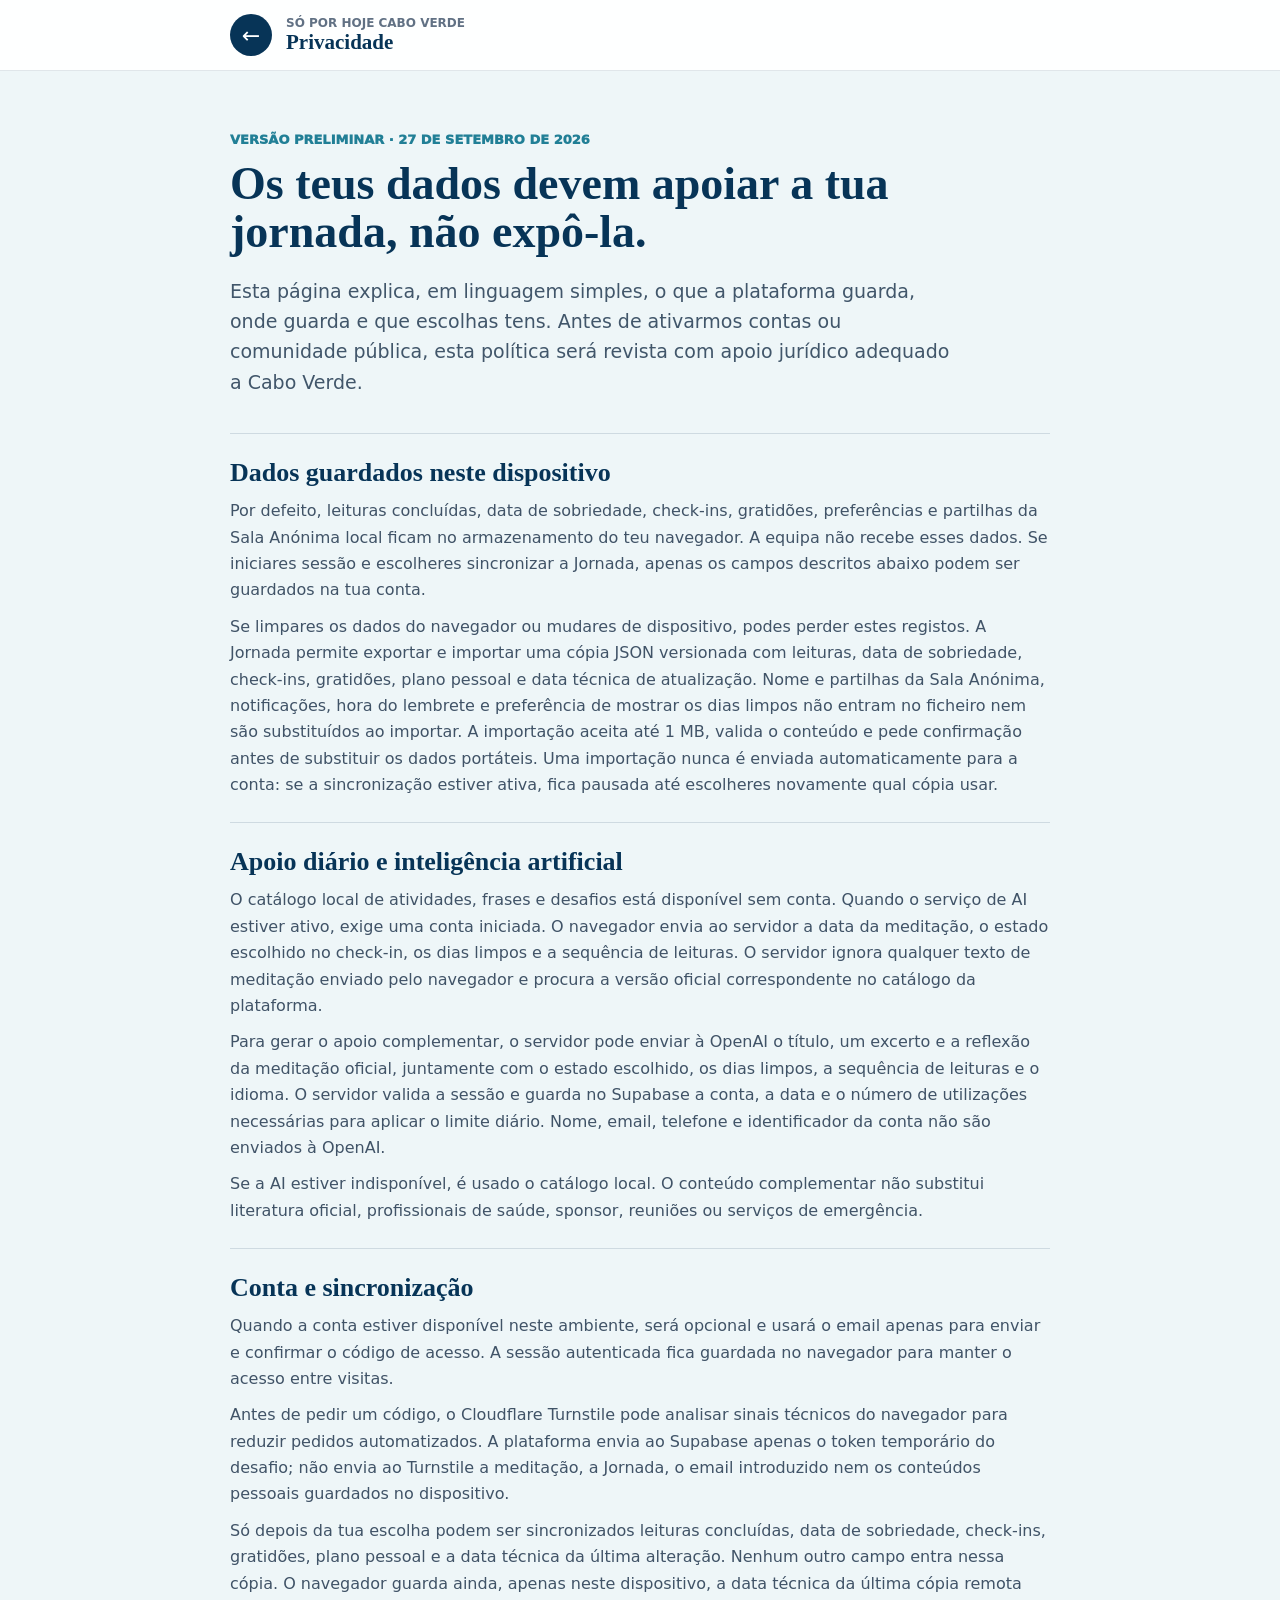
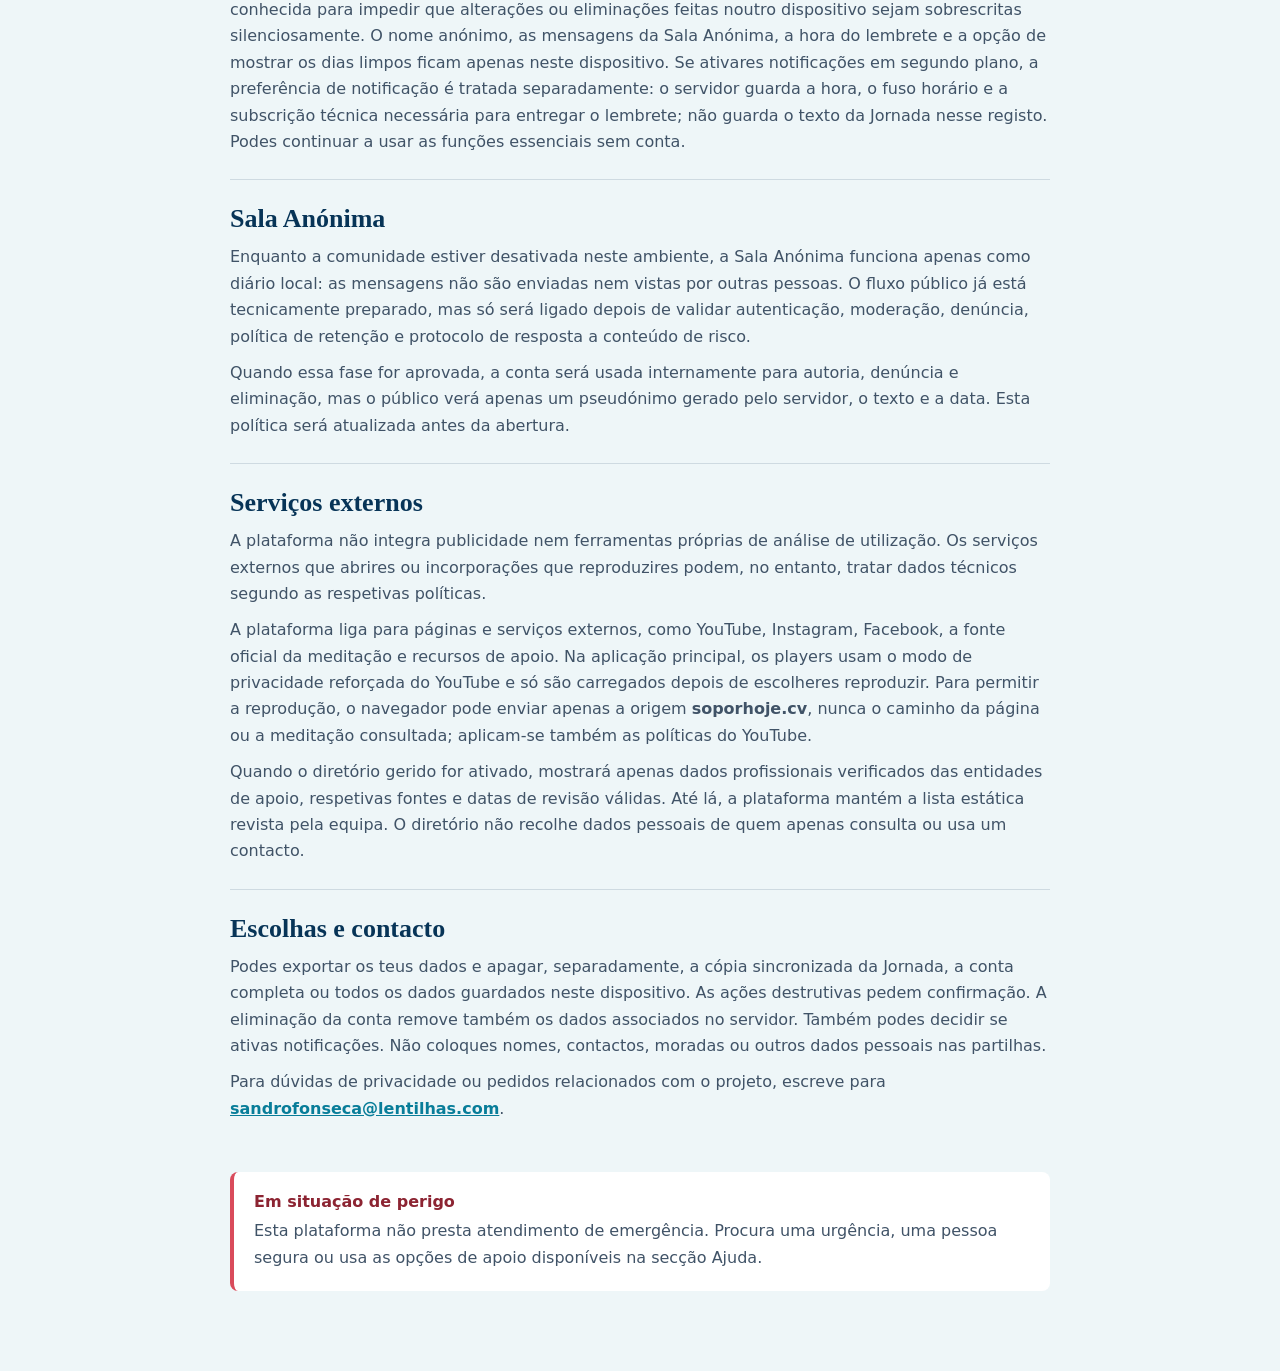
<file: public/privacidade/index.html>
<!doctype html>
<html lang="pt-CV">
  <head>
    <meta charset="utf-8" />
    <meta name="viewport" content="width=device-width, initial-scale=1" />
    <meta name="theme-color" content="#073457" />
    <meta name="description" content="Política de privacidade da plataforma Só Por Hoje Cabo Verde." />
    <title>Privacidade · Só Por Hoje Cabo Verde</title>
    <link rel="icon" type="image/png" href="../favicon-32.png" />
    <link rel="stylesheet" href="../styles.css" />
  </head>
  <body class="legal-page">
    <header class="legal-header">
      <a href="../#sobre" aria-label="Voltar à plataforma">←</a>
      <div>
        <span>Só Por Hoje Cabo Verde</span>
        <strong>Privacidade</strong>
      </div>
    </header>

    <main class="legal-content">
      <p class="legal-status">Versão preliminar · 27 de setembro de 2026</p>
      <h1>Os teus dados devem apoiar a tua jornada, não expô-la.</h1>
      <p class="legal-lead">Esta página explica, em linguagem simples, o que a plataforma guarda, onde guarda e que escolhas tens. Antes de ativarmos contas ou comunidade pública, esta política será revista com apoio jurídico adequado a Cabo Verde.</p>

      <section>
        <h2>Dados guardados neste dispositivo</h2>
        <p>Por defeito, leituras concluídas, data de sobriedade, check-ins, gratidões, preferências e partilhas da Sala Anónima local ficam no armazenamento do teu navegador. A equipa não recebe esses dados. Se iniciares sessão e escolheres sincronizar a Jornada, apenas os campos descritos abaixo podem ser guardados na tua conta.</p>
        <p>Se limpares os dados do navegador ou mudares de dispositivo, podes perder estes registos. A Jornada permite exportar e importar uma cópia JSON versionada com leituras, data de sobriedade, check-ins, gratidões, plano pessoal e data técnica de atualização. Nome e partilhas da Sala Anónima, notificações, hora do lembrete e preferência de mostrar os dias limpos não entram no ficheiro nem são substituídos ao importar. A importação aceita até 1 MB, valida o conteúdo e pede confirmação antes de substituir os dados portáteis. Uma importação nunca é enviada automaticamente para a conta: se a sincronização estiver ativa, fica pausada até escolheres novamente qual cópia usar.</p>
      </section>

      <section>
        <h2>Apoio diário e inteligência artificial</h2>
        <p>O catálogo local de atividades, frases e desafios está disponível sem conta. Quando o serviço de AI estiver ativo, exige uma conta iniciada. O navegador envia ao servidor a data da meditação, o estado escolhido no check-in, os dias limpos e a sequência de leituras. O servidor ignora qualquer texto de meditação enviado pelo navegador e procura a versão oficial correspondente no catálogo da plataforma.</p>
        <p>Para gerar o apoio complementar, o servidor pode enviar à OpenAI o título, um excerto e a reflexão da meditação oficial, juntamente com o estado escolhido, os dias limpos, a sequência de leituras e o idioma. O servidor valida a sessão e guarda no Supabase a conta, a data e o número de utilizações necessárias para aplicar o limite diário. Nome, email, telefone e identificador da conta não são enviados à OpenAI.</p>
        <p>Se a AI estiver indisponível, é usado o catálogo local. O conteúdo complementar não substitui literatura oficial, profissionais de saúde, sponsor, reuniões ou serviços de emergência.</p>
      </section>

      <section>
        <h2>Conta e sincronização</h2>
        <p>Quando a conta estiver disponível neste ambiente, será opcional e usará o email apenas para enviar e confirmar o código de acesso. A sessão autenticada fica guardada no navegador para manter o acesso entre visitas.</p>
        <p>Antes de pedir um código, o Cloudflare Turnstile pode analisar sinais técnicos do navegador para reduzir pedidos automatizados. A plataforma envia ao Supabase apenas o token temporário do desafio; não envia ao Turnstile a meditação, a Jornada, o email introduzido nem os conteúdos pessoais guardados no dispositivo.</p>
        <p>Só depois da tua escolha podem ser sincronizados leituras concluídas, data de sobriedade, check-ins, gratidões, plano pessoal e a data técnica da última alteração. Nenhum outro campo entra nessa cópia. O navegador guarda ainda, apenas neste dispositivo, a data técnica da última cópia remota conhecida para impedir que alterações ou eliminações feitas noutro dispositivo sejam sobrescritas silenciosamente. O nome anónimo, as mensagens da Sala Anónima, a hora do lembrete e a opção de mostrar os dias limpos ficam apenas neste dispositivo. Se ativares notificações em segundo plano, a preferência de notificação é tratada separadamente: o servidor guarda a hora, o fuso horário e a subscrição técnica necessária para entregar o lembrete; não guarda o texto da Jornada nesse registo. Podes continuar a usar as funções essenciais sem conta.</p>
      </section>

      <section>
        <h2>Sala Anónima</h2>
        <p>Enquanto a comunidade estiver desativada neste ambiente, a Sala Anónima funciona apenas como diário local: as mensagens não são enviadas nem vistas por outras pessoas. O fluxo público já está tecnicamente preparado, mas só será ligado depois de validar autenticação, moderação, denúncia, política de retenção e protocolo de resposta a conteúdo de risco.</p>
        <p>Quando essa fase for aprovada, a conta será usada internamente para autoria, denúncia e eliminação, mas o público verá apenas um pseudónimo gerado pelo servidor, o texto e a data. Esta política será atualizada antes da abertura.</p>
      </section>

      <section>
        <h2>Serviços externos</h2>
        <p>A plataforma não integra publicidade nem ferramentas próprias de análise de utilização. Os serviços externos que abrires ou incorporações que reproduzires podem, no entanto, tratar dados técnicos segundo as respetivas políticas.</p>
        <p>A plataforma liga para páginas e serviços externos, como YouTube, Instagram, Facebook, a fonte oficial da meditação e recursos de apoio. Na aplicação principal, os players usam o modo de privacidade reforçada do YouTube e só são carregados depois de escolheres reproduzir. Para permitir a reprodução, o navegador pode enviar apenas a origem <strong>soporhoje.cv</strong>, nunca o caminho da página ou a meditação consultada; aplicam-se também as políticas do YouTube.</p>
        <p>Quando o diretório gerido for ativado, mostrará apenas dados profissionais verificados das entidades de apoio, respetivas fontes e datas de revisão válidas. Até lá, a plataforma mantém a lista estática revista pela equipa. O diretório não recolhe dados pessoais de quem apenas consulta ou usa um contacto.</p>
      </section>

      <section>
        <h2>Escolhas e contacto</h2>
        <p>Podes exportar os teus dados e apagar, separadamente, a cópia sincronizada da Jornada, a conta completa ou todos os dados guardados neste dispositivo. As ações destrutivas pedem confirmação. A eliminação da conta remove também os dados associados no servidor. Também podes decidir se ativas notificações. Não coloques nomes, contactos, moradas ou outros dados pessoais nas partilhas.</p>
        <p>Para dúvidas de privacidade ou pedidos relacionados com o projeto, escreve para <a href="mailto:sandrofonseca@lentilhas.com?subject=Privacidade%20-%20S%C3%B3%20Por%20Hoje">sandrofonseca@lentilhas.com</a>.</p>
      </section>

      <aside>
        <strong>Em situação de perigo</strong>
        <p>Esta plataforma não presta atendimento de emergência. Procura uma urgência, uma pessoa segura ou usa as opções de apoio disponíveis na secção Ajuda.</p>
      </aside>
    </main>
  </body>
</html>
</file>
<file: public/styles.css>
:root {
  --ink: #073457;
  --muted: #6d7592;
  --white: #fff;
  --panel: rgba(255, 255, 255, 0.92);
  --panel-soft: rgba(255, 255, 255, 0.18);
  --line: rgba(255, 255, 255, 0.32);
  --accent: #e7a733;
  --success: #56c3d4;
  --aqua: #68c8d7;
  --aqua-dark: #217f96;
}

* {
  box-sizing: border-box;
}

body {
  margin: 0;
  min-height: 100vh;
  color: var(--white);
  font-family: Inter, ui-sans-serif, system-ui, -apple-system, BlinkMacSystemFont, "Segoe UI", sans-serif;
  background:
    radial-gradient(circle at 50% 115%, rgba(160, 223, 234, 0.95) 0, rgba(90, 178, 214, 0.92) 32%, transparent 58%),
    linear-gradient(180deg, #124e73 0%, #1e7ea5 64%, #8fd2df 100%);
}

.skip-link {
  position: fixed;
  z-index: 100;
  top: 10px;
  left: 10px;
  padding: 10px 14px;
  border-radius: 6px;
  color: var(--white);
  background: var(--ink);
  transform: translateY(calc(-100% - 20px));
}

.skip-link:focus {
  transform: translateY(0);
}

body.modal-open {
  overflow: hidden;
}

button {
  border: 0;
  font: inherit;
  cursor: pointer;
}

:where(a, button, input, textarea, select, summary, [tabindex]):focus-visible {
  outline: 3px solid #ffe08a;
  outline-offset: 3px;
  box-shadow: 0 0 0 6px rgba(7, 52, 87, 0.82);
}

.app-shell {
  width: min(100%, 760px);
  margin: 0 auto;
  padding: 36px 22px 128px;
}

.sr-only {
  position: absolute;
  width: 1px;
  height: 1px;
  padding: 0;
  margin: -1px;
  overflow: hidden;
  clip: rect(0, 0, 0, 0);
  white-space: nowrap;
  border: 0;
}

.brand {
  position: relative;
  text-align: center;
  padding-top: 4px;
}

.more-button {
  position: absolute;
  top: 0;
  right: 0;
  display: grid;
  width: 44px;
  height: 44px;
  place-items: center;
  border: 1px solid var(--line);
  border-radius: 50%;
  color: var(--white);
  background: rgba(255, 255, 255, 0.12);
  font-size: 16px;
  letter-spacing: 2px;
}

.brand-logo {
  display: block;
  width: 112px;
  height: 112px;
  margin: 0 auto 16px;
  border-radius: 50%;
  object-fit: cover;
  filter: drop-shadow(0 10px 18px rgba(5, 34, 54, 0.24));
}

.brand h1 {
  margin: 0;
  font-family: Georgia, "Times New Roman", serif;
  font-size: 42px;
  line-height: 1.1;
  letter-spacing: 0;
}

.brand p {
  margin: 14px 0 28px;
  color: rgba(255, 255, 255, 0.72);
  font-size: 18px;
  font-weight: 700;
  letter-spacing: 4px;
  text-transform: uppercase;
}

.date-strip,
.status-card,
.action-row,
.thought-card,
.bottom-nav,
.progress-panel {
  border: 2px solid var(--line);
  background: var(--panel-soft);
  backdrop-filter: blur(12px);
}

.date-strip {
  display: flex;
  align-items: center;
  justify-content: space-between;
  min-height: 64px;
  padding: 0 24px;
  border-radius: 32px;
  color: rgba(255, 255, 255, 0.78);
  font-size: 19px;
}

.streak-pill {
  display: inline-flex;
  align-items: center;
  gap: 8px;
  min-width: 96px;
  justify-content: center;
  padding: 8px 14px;
  border-radius: 22px;
  color: var(--white);
  background: var(--accent);
}

.status-card {
  display: flex;
  align-items: center;
  gap: 18px;
  margin-top: 22px;
  padding: 22px 28px;
  border: 0;
  border-radius: 22px;
  color: #283056;
  background: var(--panel);
}

.storage-warning {
  margin: 18px 0 0;
  padding: 14px 18px;
  border: 2px solid #ffe08a;
  border-radius: 8px;
  color: #402b00;
  background: #fff3c4;
  font-weight: 800;
  line-height: 1.45;
}

.status-icon {
  display: grid;
  place-items: center;
  width: 52px;
  height: 52px;
  flex: 0 0 auto;
  border-radius: 50%;
  color: var(--aqua-dark);
  background: #e5f8fb;
  font-size: 32px;
  font-weight: 900;
}

.status-card strong {
  display: block;
  color: var(--success);
  font-size: 22px;
}

.status-card p {
  margin: 4px 0 0;
  font-size: 20px;
}

.meditation-card {
  margin-top: 24px;
  min-height: 360px;
  padding: 42px;
  border-radius: 26px;
  color: var(--ink);
  background: var(--panel);
}

.loading-state,
.error-state {
  min-height: 270px;
  display: grid;
  place-items: center;
  align-content: center;
  text-align: center;
}

.wave {
  font-size: 44px;
  color: #2f80a6;
}

.loading-state h2,
.error-state h2,
.meditation-content h2 {
  font-family: Georgia, "Times New Roman", serif;
  letter-spacing: 0;
}

.loading-state h2,
.error-state h2 {
  margin: 12px 0 8px;
  font-size: 28px;
}

.loading-state p,
.error-state p {
  margin: 0 0 22px;
  color: var(--muted);
  font-size: 18px;
  font-weight: 650;
}

.ghost-button {
  padding: 12px 22px;
  border: 2px solid rgba(7, 52, 87, 0.12);
  border-radius: 12px;
  color: var(--ink);
  background: var(--white);
  font-weight: 800;
}

.section-label,
.reflection-box span,
.thought-card span {
  display: block;
  color: var(--aqua-dark);
  font-size: 15px;
  font-weight: 900;
  letter-spacing: 2px;
  text-transform: uppercase;
}

.meditation-content h2 {
  margin: 14px 0 18px;
  font-size: 30px;
  line-height: 1.18;
}

.body-text,
.reflection-box p {
  white-space: pre-line;
  font-size: 18px;
  line-height: 1.65;
}

.reflection-box {
  margin-top: 28px;
  padding: 22px;
  border-radius: 16px;
  background: #eef7f4;
}

.source-note {
  margin-top: 26px;
  padding-top: 18px;
  border-top: 1px solid rgba(7, 52, 87, 0.14);
  color: var(--muted);
  font-size: 14px;
  line-height: 1.5;
}

.source-note p {
  margin: 0 0 6px;
}

.source-note a {
  color: var(--aqua-dark);
  font-weight: 850;
}

.action-row {
  display: grid;
  grid-template-columns: 70px minmax(0, 1.3fr) minmax(0, 1fr) 70px 70px;
  gap: 14px;
  margin-top: 22px;
  padding: 0;
  border: 0;
  background: transparent;
}

.primary-action,
.icon-action,
.notify-action,
.share-action,
.tool-tile {
  min-height: 70px;
  border: 2px solid var(--line);
  border-radius: 12px;
  color: var(--white);
  background: rgba(255, 255, 255, 0.12);
  font-weight: 900;
}

.primary-action {
  display: inline-flex;
  align-items: center;
  justify-content: center;
  gap: 14px;
  font-size: 20px;
}

.icon-action {
  display: grid;
  place-items: center;
  font-size: 24px;
}

.read-action {
  color: var(--aqua-dark);
  background: rgba(255, 255, 255, 0.9);
}

.prayer-action {
  border-color: rgba(255, 255, 255, 0.56);
  background: rgba(255, 255, 255, 0.2);
  box-shadow: 0 10px 26px rgba(4, 28, 45, 0.16);
}

.notify-action,
.share-action,
.story-action {
  display: inline-flex;
  align-items: center;
  justify-content: center;
  gap: 8px;
  font-size: 16px;
}

.notify-action {
  font-size: 15px;
}

.share-action,
.story-action {
  font-size: 24px;
}

.modal-backdrop {
  position: fixed;
  inset: 0;
  z-index: 40;
  display: grid;
  place-items: center;
  padding: 22px;
  background: rgba(4, 28, 45, 0.68);
  backdrop-filter: blur(10px);
}

.prayer-modal,
.tool-modal,
.archive-modal,
.sos-modal,
.more-modal {
  position: relative;
  width: min(100%, 560px);
  max-height: min(86vh, 760px);
  overflow: auto;
  border: 1px solid rgba(255, 255, 255, 0.34);
  border-radius: 26px;
  color: var(--white);
  background:
    linear-gradient(180deg, rgba(7, 52, 87, 0.26), rgba(7, 52, 87, 0.42)),
    url("expo/serenidade.jpg") center / cover;
  box-shadow: 0 22px 70px rgba(2, 18, 31, 0.45);
}

.more-modal {
  color: var(--ink);
  background: #f4fafb;
}

.sos-modal {
  color: var(--ink);
  background: #f4fafb;
}

.sos-content {
  display: grid;
  gap: 16px;
  padding: 46px 24px 28px;
}

.sos-content > .mini-label {
  color: var(--aqua-dark);
}

.sos-content h2 {
  margin: 0;
  max-width: 460px;
  font-family: Georgia, "Times New Roman", serif;
  font-size: 32px;
  line-height: 1.08;
}

.sos-content > p {
  margin: 0;
  color: #4f6072;
  line-height: 1.5;
}

.danger-guidance {
  padding: 16px;
  border-left: 4px solid #d94b5b;
  border-radius: 8px;
  background: #fff1f2;
}

.danger-guidance strong {
  display: block;
  margin-bottom: 5px;
  color: #8c2432;
}

.danger-guidance p {
  margin: 0;
  color: #5e3640;
  line-height: 1.45;
}

.sos-actions {
  display: grid;
  gap: 9px;
}

.sos-actions a,
.sos-actions button {
  display: flex;
  min-height: 48px;
  align-items: center;
  justify-content: center;
  padding: 10px 15px;
  border: 1px solid rgba(7, 52, 87, 0.18);
  border-radius: 10px;
  color: var(--ink);
  background: #fff;
  font: inherit;
  font-weight: 900;
  text-align: center;
  text-decoration: none;
}

.sos-actions .primary {
  border-color: #c73749;
  color: var(--white);
  background: #c73749;
}

.sos-content .sos-source {
  font-size: 13px;
}

.more-content {
  display: grid;
  gap: 14px;
  padding: 42px 24px 28px;
}

.more-content > h2 {
  margin: -4px 0 4px;
  font-family: Georgia, "Times New Roman", serif;
  font-size: 32px;
}

.more-content > .mini-label {
  color: var(--aqua-dark);
}

.more-content > section {
  padding: 18px;
  border: 1px solid rgba(7, 52, 87, 0.14);
  border-radius: 14px;
  background: #fff;
}

.more-content h3 {
  margin: 0 0 6px;
  font-size: 19px;
}

.more-content p {
  margin: 0;
  color: #4f6072;
  line-height: 1.45;
}

.more-actions {
  display: flex;
  flex-wrap: wrap;
  gap: 8px;
  margin-top: 14px;
}

.more-actions button,
.file-action,
.secondary-services a {
  display: inline-flex;
  min-height: 42px;
  align-items: center;
  justify-content: center;
  padding: 0 13px;
  border: 0;
  border-radius: 9px;
  color: var(--white);
  background: var(--ink);
  font-size: 14px;
  font-weight: 900;
  text-decoration: none;
}

.more-feedback {
  min-height: 20px;
  margin-top: 8px !important;
  font-size: 13px;
}

.account-auth,
.account-session {
  display: grid;
  gap: 12px;
  margin-top: 14px;
  padding-top: 14px;
  border-top: 1px solid rgba(7, 52, 87, 0.12);
}

.account-auth form {
  display: grid;
  gap: 6px;
}

.account-auth label {
  color: var(--ink);
  font-size: 13px;
  font-weight: 900;
}

.turnstile-slot {
  width: 100%;
  min-height: 65px;
  overflow: hidden;
}

.inline-form {
  display: grid;
  grid-template-columns: minmax(0, 1fr) auto;
  gap: 8px;
}

.inline-form input {
  min-width: 0;
  min-height: 44px;
  padding: 10px 12px;
  border: 1px solid rgba(7, 52, 87, 0.22);
  border-radius: 9px;
  color: var(--ink);
  background: #fff;
  font: inherit;
}

.inline-form button {
  min-height: 44px;
  padding: 0 14px;
  border: 0;
  border-radius: 9px;
  color: var(--white);
  background: var(--aqua-dark);
  font: inherit;
  font-size: 14px;
  font-weight: 900;
}

.more-actions .quiet-action {
  color: var(--ink);
  background: #e8eff3;
}

.more-actions .danger-action {
  color: #8c2432;
  background: #fdebed;
  box-shadow: inset 0 0 0 1px rgba(140, 36, 50, 0.18);
}

.policy-link {
  margin-top: 12px !important;
  font-size: 13px;
}

.policy-link a {
  color: var(--aqua-dark);
  font-weight: 800;
}

.secondary-services {
  display: grid;
  grid-template-columns: repeat(2, minmax(0, 1fr));
  gap: 10px;
  padding: 0 !important;
  border: 0 !important;
  background: transparent !important;
}

.secondary-services article {
  padding: 18px;
  border: 1px solid rgba(7, 52, 87, 0.14);
  border-radius: 14px;
  background: #fff;
}

.secondary-services article > span {
  display: block;
  margin-bottom: 7px;
  color: var(--aqua-dark);
  font-size: 12px;
  font-weight: 950;
  letter-spacing: 1px;
  text-transform: uppercase;
}

.secondary-services a {
  margin-top: 12px;
}

.tool-modal {
  color: var(--ink);
  background:
    linear-gradient(180deg, rgba(255, 255, 255, 0.95), rgba(236, 249, 251, 0.95)),
    url("expo/soporhoje.jpg") center / cover;
}

.archive-modal {
  width: min(100%, 720px);
  color: var(--ink);
  background: #f4fafb;
}

.archive-content {
  padding: 42px 28px 32px;
}

.archive-content > .mini-label {
  color: var(--aqua-dark);
}

.archive-content > h2 {
  margin: 8px 0;
  font-family: Georgia, "Times New Roman", serif;
  font-size: 32px;
  line-height: 1.12;
}

.archive-intro {
  margin: 0;
  color: #4f6072;
  line-height: 1.5;
}

.archive-controls {
  display: grid;
  grid-template-columns: 46px minmax(170px, 1fr) 46px auto;
  gap: 10px;
  align-items: end;
  margin-top: 22px;
}

.archive-controls > button {
  min-width: 46px;
  min-height: 46px;
  border: 1px solid rgba(7, 52, 87, 0.18);
  border-radius: 10px;
  color: var(--ink);
  background: #fff;
  font: inherit;
  font-size: 28px;
  font-weight: 900;
}

.archive-controls > button:disabled {
  opacity: 0.4;
  cursor: not-allowed;
}

.archive-controls .archive-today {
  padding: 0 16px;
  color: var(--white);
  background: var(--aqua-dark);
  font-size: 14px;
}

.archive-controls label {
  display: grid;
  gap: 5px;
  color: #4f6072;
  font-size: 13px;
  font-weight: 900;
}

.archive-controls input {
  width: 100%;
  min-height: 46px;
  padding: 9px 11px;
  border: 1px solid rgba(7, 52, 87, 0.2);
  border-radius: 10px;
  color: var(--ink);
  background: #fff;
  font: inherit;
}

.archive-feedback {
  min-height: 20px;
  margin: 12px 0 0;
  color: #4f6072;
  font-size: 14px;
}

.archive-reading {
  margin-top: 18px;
  padding-top: 20px;
  border-top: 1px solid rgba(7, 52, 87, 0.14);
}

.archive-reading > time,
.archive-reading > div > span {
  display: block;
  color: var(--aqua-dark);
  font-size: 13px;
  font-weight: 950;
  letter-spacing: 1px;
  text-transform: uppercase;
}

.archive-reading h3 {
  margin: 10px 0 16px;
  font-family: Georgia, "Times New Roman", serif;
  font-size: 27px;
  line-height: 1.18;
}

.archive-reading > p,
.archive-reading > div p {
  white-space: pre-line;
  line-height: 1.62;
}

.archive-reading > div {
  margin-top: 22px;
  padding: 18px;
  border-radius: 12px;
  background: #eef7f4;
}

.meditation-heading {
  display: flex;
  align-items: center;
  justify-content: space-between;
  gap: 14px;
}

.calendar-action {
  display: inline-flex;
  min-height: 40px;
  align-items: center;
  gap: 7px;
  padding: 0 12px;
  border: 1px solid rgba(7, 52, 87, 0.16);
  border-radius: 9px;
  color: var(--ink);
  background: #f4fafb;
  font: inherit;
  font-size: 13px;
  font-weight: 900;
}

.prayer-modal::before {
  content: "";
  position: absolute;
  inset: 0;
  border-radius: inherit;
  background: rgba(255, 255, 255, 0.18);
  backdrop-filter: blur(7px);
}

.prayer-content,
.tool-modal-content {
  position: relative;
  z-index: 1;
  padding: 44px 34px 34px;
  text-align: left;
}

.prayer-content {
  text-shadow: 0 3px 8px rgba(0, 0, 0, 0.34);
}

.prayer-content h2 {
  margin: 0 0 22px;
  font-size: 30px;
  line-height: 1.1;
  text-align: center;
}

.prayer-content p {
  margin: 0 0 18px;
  font-size: 20px;
  font-style: italic;
  font-weight: 850;
  line-height: 1.28;
}

.prayer-content img {
  display: block;
  width: 118px;
  height: 118px;
  margin: 28px auto 0;
  border: 5px solid rgba(255, 255, 255, 0.86);
  border-radius: 50%;
  object-fit: cover;
}

.tool-modal-content {
  padding: 42px 34px 36px;
}

.tool-modal-content span {
  display: block;
  color: var(--aqua-dark);
  font-size: 13px;
  font-weight: 950;
  letter-spacing: 1.8px;
  text-transform: uppercase;
}

.tool-modal-content h2 {
  margin: 10px 0 16px;
  font-family: Georgia, "Times New Roman", serif;
  font-size: 32px;
  line-height: 1.12;
}

.tool-modal-content p {
  margin: 0;
  color: #263458;
  font-size: 22px;
  font-weight: 780;
  line-height: 1.45;
}

.modal-close {
  position: absolute;
  top: 14px;
  right: 14px;
  z-index: 2;
  display: grid;
  place-items: center;
  width: 38px;
  height: 38px;
  border-radius: 50%;
  color: var(--ink);
  background: rgba(255, 255, 255, 0.86);
  font-size: 28px;
  font-weight: 800;
}

.quick-tools {
  display: grid;
  grid-template-columns: repeat(3, 1fr);
  gap: 16px;
  margin-top: 22px;
}

.tool-tile {
  display: grid;
  place-items: center;
  align-content: center;
  min-height: 118px;
  padding: 18px 10px;
  gap: 10px;
  text-transform: uppercase;
}

.tool-tile span {
  font-size: 30px;
}

.tool-tile strong {
  font-size: 15px;
}

.thought-card {
  margin-top: 22px;
  padding: 28px;
  border-radius: 22px;
  text-align: center;
}

.thought-card span {
  color: rgba(255, 255, 255, 0.66);
}

.thought-card p {
  margin: 16px 0 0;
  font-family: Georgia, "Times New Roman", serif;
  font-size: 24px;
  font-style: italic;
  font-weight: 700;
  line-height: 1.55;
}

.progress-panel,
.platform-panel {
  margin-top: 22px;
  padding: 28px;
  border-radius: 22px;
  color: var(--white);
}

.view-header {
  margin-bottom: 22px;
}

.view-header span {
  display: block;
  color: rgba(255, 255, 255, 0.68);
  font-size: 14px;
  font-weight: 900;
  letter-spacing: 2px;
  text-transform: uppercase;
}

.view-header h2 {
  margin: 8px 0 8px;
  font-family: Georgia, "Times New Roman", serif;
  font-size: 30px;
  line-height: 1.18;
}

.view-header p {
  margin: 0;
  color: rgba(255, 255, 255, 0.78);
  font-size: 17px;
  line-height: 1.5;
}

.metric-grid {
  display: grid;
  grid-template-columns: repeat(3, 1fr);
  gap: 14px;
  text-align: center;
}

.sobriety-card,
.checkin-card,
.anonymous-room {
  border: 1px solid var(--line);
  border-radius: 16px;
  background: rgba(255, 255, 255, 0.1);
}

.sobriety-card {
  display: grid;
  grid-template-columns: minmax(0, 1fr) 220px;
  gap: 18px;
  align-items: end;
  margin-bottom: 16px;
  padding: 18px;
}

.mini-label {
  display: block;
  margin-bottom: 8px;
  color: rgba(255, 255, 255, 0.68);
  font-size: 12px;
  font-weight: 950;
  letter-spacing: 1.6px;
  text-transform: uppercase;
}

.sobriety-card strong {
  display: block;
  font-size: 28px;
  line-height: 1.1;
}

.sobriety-card p,
.checkin-card p,
.care-note {
  margin: 8px 0 0;
  color: rgba(255, 255, 255, 0.76);
  line-height: 1.45;
}

.date-field {
  display: grid;
  gap: 8px;
  color: rgba(255, 255, 255, 0.76);
  font-size: 13px;
  font-weight: 850;
}

.date-field input,
.anonymous-room textarea {
  width: 100%;
  border: 1px solid rgba(255, 255, 255, 0.28);
  border-radius: 12px;
  color: var(--ink);
  background: rgba(255, 255, 255, 0.92);
  font: inherit;
}

.date-field input {
  min-height: 46px;
  padding: 0 12px;
}

.checkin-card {
  margin-top: 16px;
  padding: 18px;
}

.checkin-actions {
  display: grid;
  grid-template-columns: repeat(4, 1fr);
  gap: 10px;
}

.checkin-actions button,
.anonymous-room button {
  min-height: 48px;
  border: 1px solid var(--line);
  border-radius: 12px;
  color: var(--white);
  background: rgba(255, 255, 255, 0.12);
  font-weight: 900;
}

.checkin-actions button.active {
  color: var(--ink);
  background: rgba(255, 255, 255, 0.9);
}

.metric-grid > div,
.reward-list > div,
.feature-list > div {
  border: 1px solid var(--line);
  border-radius: 14px;
  background: rgba(255, 255, 255, 0.1);
}

.metric {
  display: block;
  font-size: 30px;
  font-weight: 950;
}

.metric-grid small {
  color: rgba(255, 255, 255, 0.72);
  font-weight: 800;
  text-transform: uppercase;
}

.metric-grid > div {
  padding: 18px 10px;
}

.reward-list,
.feature-list {
  display: grid;
  gap: 12px;
  margin-top: 18px;
}

.reward-list > div,
.feature-list > div {
  display: grid;
  gap: 4px;
  padding: 16px;
}

.reward-list > div {
  position: relative;
  padding-left: 48px;
}

.reward-list > div::before {
  content: "○";
  position: absolute;
  left: 18px;
  top: 18px;
  color: rgba(255, 255, 255, 0.66);
  font-weight: 950;
}

.reward-list > div.unlocked {
  border-color: rgba(255, 255, 255, 0.58);
  background: rgba(255, 255, 255, 0.18);
}

.reward-list > div.unlocked::before {
  content: "✓";
  color: var(--white);
}

.support-plan {
  margin-top: 24px;
  padding: 20px;
  border: 1px solid var(--line);
  border-radius: 16px;
  background: rgba(255, 255, 255, 0.1);
}

.support-plan h3 {
  margin: 8px 0 7px;
  font-family: Georgia, "Times New Roman", serif;
  font-size: 24px;
}

.support-plan > p {
  margin: 0;
  color: rgba(255, 255, 255, 0.76);
  line-height: 1.45;
}

.support-plan form {
  display: grid;
  gap: 8px;
  margin-top: 18px;
}

.support-plan label {
  margin-top: 4px;
  color: rgba(255, 255, 255, 0.82);
  font-size: 13px;
  font-weight: 900;
}

.support-plan input,
.support-plan textarea {
  width: 100%;
  padding: 11px 12px;
  border: 1px solid rgba(255, 255, 255, 0.28);
  border-radius: 10px;
  color: var(--white);
  background: rgba(255, 255, 255, 0.12);
  font: inherit;
}

.support-plan input::placeholder,
.support-plan textarea::placeholder {
  color: rgba(255, 255, 255, 0.58);
}

.support-plan textarea {
  resize: vertical;
}

.support-plan button {
  min-height: 44px;
  margin-top: 6px;
  border-radius: 10px;
  color: var(--ink);
  background: var(--white);
  font-weight: 950;
}

.reward-list strong,
.feature-list strong {
  font-size: 18px;
}

.reward-list span,
.feature-list span {
  color: rgba(255, 255, 255, 0.78);
  line-height: 1.45;
}

.gratitude-card,
.journey-history,
.journey-settings {
  margin-top: 18px;
  padding: 20px;
  border: 1px solid var(--line);
  border-radius: 16px;
  background: rgba(255, 255, 255, 0.1);
}

.gratitude-card h2,
.journey-history h3,
.journey-settings h3 {
  margin: 0 0 6px;
  font-family: Georgia, "Times New Roman", serif;
  font-size: 23px;
}

.gratitude-card > div > p,
.journey-settings > p {
  margin: 0;
  color: rgba(255, 255, 255, 0.76);
  line-height: 1.45;
}

.gratitude-card form {
  display: grid;
  gap: 10px;
  margin-top: 16px;
}

.gratitude-card textarea {
  width: 100%;
  min-height: 88px;
  padding: 12px;
  resize: vertical;
  border: 1px solid rgba(255, 255, 255, 0.28);
  border-radius: 12px;
  color: var(--ink);
  background: rgba(255, 255, 255, 0.94);
  font: inherit;
}

.gratitude-card button,
.section-heading-row button {
  min-height: 44px;
  padding: 0 15px;
  border: 1px solid var(--line);
  border-radius: 10px;
  color: var(--ink);
  background: rgba(255, 255, 255, 0.92);
  font-weight: 900;
}

.saved-note {
  min-height: 22px;
  margin: 10px 0 0;
  color: rgba(255, 255, 255, 0.84);
  font-size: 14px;
}

.section-heading-row,
.setting-row {
  display: flex;
  align-items: center;
  justify-content: space-between;
  gap: 16px;
}

.history-list {
  display: grid;
  gap: 8px;
  margin-top: 14px;
}

.history-item {
  display: grid;
  width: 100%;
  grid-template-columns: 88px 1fr auto 24px;
  gap: 12px;
  align-items: center;
  min-height: 54px;
  padding: 10px 12px;
  border: 1px solid rgba(255, 255, 255, 0.16);
  border-radius: 10px;
  color: var(--white);
  background: rgba(255, 255, 255, 0.08);
  text-align: left;
}

.history-item:hover {
  border-color: rgba(255, 255, 255, 0.38);
  background: rgba(255, 255, 255, 0.14);
}

.history-item time,
.history-item small,
.setting-row small {
  color: rgba(255, 255, 255, 0.7);
}

.history-item strong,
.setting-row strong {
  display: block;
}

.history-open {
  font-size: 26px;
  font-weight: 900;
  text-align: center;
}

.history-empty {
  margin: 14px 0 0;
  color: rgba(255, 255, 255, 0.72);
}

.journey-settings {
  display: grid;
  gap: 12px;
}

.setting-row {
  min-height: 58px;
  padding: 10px 0;
  border-top: 1px solid rgba(255, 255, 255, 0.16);
}

.setting-row small {
  display: block;
  margin-top: 3px;
}

.setting-status {
  margin: -4px 0 12px;
  color: rgba(255, 255, 255, 0.72);
  font-size: 13px;
  line-height: 1.45;
}

.setting-row input[type="time"] {
  min-height: 42px;
  padding: 0 9px;
  border: 0;
  border-radius: 9px;
  color: var(--ink);
  background: rgba(255, 255, 255, 0.92);
  font: inherit;
}

.setting-row input[type="checkbox"] {
  width: 24px;
  height: 24px;
  accent-color: var(--accent);
}

.media-block {
  margin: 24px 0 16px;
}

.expo-page-link {
  display: inline-grid;
  place-items: center;
  min-height: 50px;
  margin: 0 0 6px;
  padding: 0 18px;
  border: 1px solid var(--line);
  border-radius: 14px;
  color: var(--ink);
  background: rgba(255, 255, 255, 0.9);
  font-weight: 950;
  text-decoration: none;
}

.media-block h3 {
  margin: 0 0 12px;
  font-family: Georgia, "Times New Roman", serif;
  font-size: 24px;
}

.media-block iframe,
.video-placeholder {
  display: block;
  width: 100%;
  aspect-ratio: 16 / 9;
  border: 1px solid var(--line);
  border-radius: 18px;
  background: rgba(255, 255, 255, 0.1);
}

.video-placeholder {
  place-items: center;
  align-content: center;
  gap: 8px;
  padding: 24px;
  color: var(--white);
  cursor: pointer;
  font: inherit;
  text-align: center;
}

.video-placeholder span {
  display: grid;
  width: 52px;
  height: 52px;
  place-items: center;
  border-radius: 50%;
  color: var(--ink);
  background: var(--white);
  font-size: 20px;
}

.video-placeholder strong {
  font-size: 18px;
}

.video-placeholder small {
  color: rgba(255, 255, 255, 0.7);
  font-size: 13px;
}

.social-links {
  display: grid;
  grid-template-columns: repeat(4, 1fr);
  gap: 10px;
  margin-bottom: 24px;
}

.social-links a {
  display: grid;
  place-items: center;
  min-height: 54px;
  border: 1px solid var(--line);
  border-radius: 14px;
  color: var(--white);
  background: rgba(255, 255, 255, 0.12);
  font-weight: 900;
  text-decoration: none;
}

.community-block {
  margin-top: 24px;
}

.community-block h3 {
  display: flex;
  align-items: center;
  justify-content: space-between;
  gap: 12px;
  margin: 0 0 12px;
  font-family: Georgia, "Times New Roman", serif;
  font-size: 24px;
}

.community-block h3 span {
  padding: 6px 10px;
  border-radius: 999px;
  color: #073457;
  background: rgba(255, 255, 255, 0.78);
  font-family: Inter, ui-sans-serif, system-ui, -apple-system, BlinkMacSystemFont, "Segoe UI", sans-serif;
  font-size: 11px;
  font-weight: 950;
  text-transform: uppercase;
}

.info-list {
  display: grid;
  gap: 10px;
}

.info-list article {
  padding: 15px;
  border: 1px solid var(--line);
  border-radius: 14px;
  background: rgba(255, 255, 255, 0.1);
}

.info-list strong {
  display: block;
  margin-bottom: 4px;
  font-size: 17px;
}

.resource-heading {
  display: flex;
  flex-wrap: wrap;
  align-items: flex-start;
  justify-content: space-between;
  gap: 12px;
  margin-bottom: 6px;
}

.resource-heading strong {
  min-width: 0;
  margin-bottom: 0;
  overflow-wrap: anywhere;
}

.resource-status {
  flex: 0 0 auto;
  padding: 5px 8px;
  border-radius: 999px;
  font-size: 10px;
  font-weight: 950;
  text-transform: uppercase;
}

.resource-status.verified {
  color: #073457;
  background: #bfeef1;
}

.resource-status.pending {
  color: #fff;
  background: rgba(255, 255, 255, 0.16);
}

.info-list p {
  margin: 0;
  color: rgba(255, 255, 255, 0.78);
  line-height: 1.45;
}

.info-list p + p {
  margin-top: 8px;
}

.info-list .resource-review {
  margin-top: 10px;
  font-size: 12px;
  font-weight: 800;
}

.schedule-list {
  display: grid;
  gap: 6px;
  margin: 10px 0 0;
  padding: 0;
  list-style: none;
}

.schedule-list li {
  display: flex;
  align-items: center;
  min-height: 34px;
  padding: 7px 10px;
  border: 1px solid rgba(255, 255, 255, 0.16);
  border-radius: 10px;
  color: rgba(255, 255, 255, 0.86);
  background: rgba(255, 255, 255, 0.08);
  font-size: 14px;
  font-weight: 850;
}

.help-actions {
  display: flex;
  flex-wrap: wrap;
  gap: 8px;
  margin-top: 12px;
}

.help-actions a {
  display: inline-flex;
  min-height: 38px;
  align-items: center;
  justify-content: center;
  padding: 0 13px;
  border: 1px solid rgba(255, 255, 255, 0.26);
  border-radius: 999px;
  color: var(--white);
  background: rgba(255, 255, 255, 0.12);
  font-size: 13px;
  font-weight: 950;
  text-decoration: none;
}

.help-actions .help-primary {
  color: var(--ink);
  border-color: #bfeef1;
  background: #bfeef1;
}

.community-source {
  border-top-color: var(--line);
  color: rgba(255, 255, 255, 0.74);
}

.community-source a {
  color: var(--white);
}

.care-note {
  margin-top: 16px;
  font-size: 14px;
}

.anonymous-room {
  margin: 24px 0;
  padding: 20px;
}

.anonymous-room header {
  margin-bottom: 16px;
}

.anonymous-room header span {
  display: inline-flex;
  min-height: 32px;
  align-items: center;
  padding: 0 12px;
  border-radius: 999px;
  color: var(--ink);
  background: rgba(255, 255, 255, 0.82);
  font-size: 13px;
  font-weight: 950;
}

.anonymous-room h3 {
  margin: 12px 0 6px;
  font-family: Georgia, "Times New Roman", serif;
  font-size: 26px;
}

.anonymous-room p {
  margin: 0;
  color: rgba(255, 255, 255, 0.78);
  line-height: 1.45;
}

.anonymous-room form {
  display: grid;
  gap: 10px;
}

.anonymous-room label {
  color: rgba(255, 255, 255, 0.74);
  font-size: 13px;
  font-weight: 900;
}

.anonymous-room textarea {
  min-height: 96px;
  padding: 12px;
  resize: vertical;
}

.anonymous-feed {
  display: grid;
  gap: 10px;
  margin-top: 16px;
}

.anonymous-feed article,
.empty-feed {
  padding: 14px;
  border: 1px solid rgba(255, 255, 255, 0.2);
  border-radius: 12px;
  background: rgba(255, 255, 255, 0.08);
}

.anonymous-feed strong {
  display: block;
}

.anonymous-share-heading {
  display: flex;
  gap: 12px;
  align-items: center;
  justify-content: space-between;
  margin-bottom: 6px;
}

.anonymous-room .anonymous-delete {
  min-height: 36px;
  padding: 0 10px;
  border-color: rgba(255, 255, 255, 0.3);
  color: rgba(255, 255, 255, 0.86);
  background: transparent;
  font-size: 12px;
}

.anonymous-status {
  min-height: 22px;
  margin-top: 10px !important;
  font-size: 13px;
  font-weight: 800;
}

.anonymous-room .anonymous-report {
  min-height: 36px;
  padding: 0 10px;
  border-color: rgba(255, 255, 255, 0.3);
  color: rgba(255, 255, 255, 0.86);
  background: transparent;
  font-size: 12px;
}

.expo-hero {
  position: relative;
  min-height: 360px;
  overflow: hidden;
  border: 1px solid var(--line);
  border-radius: 22px;
  background: #073457;
}

.expo-hero img {
  position: absolute;
  inset: 0;
  width: 100%;
  height: 100%;
  object-fit: cover;
}

.expo-hero::after {
  content: "";
  position: absolute;
  inset: 0;
  background: linear-gradient(180deg, rgba(4, 28, 45, 0.12), rgba(4, 28, 45, 0.82));
}

.expo-hero-copy {
  position: absolute;
  left: 24px;
  right: 24px;
  bottom: 24px;
  z-index: 1;
}

.expo-hero-copy span,
.expo-intro span {
  display: block;
  color: rgba(255, 255, 255, 0.72);
  font-size: 14px;
  font-weight: 900;
  letter-spacing: 2px;
  text-transform: uppercase;
}

.expo-hero-copy h2 {
  margin: 8px 0 6px;
  font-family: Georgia, "Times New Roman", serif;
  font-size: 44px;
  line-height: 1;
}

.expo-hero-copy p {
  margin: 0;
  max-width: 420px;
  font-size: 18px;
  font-weight: 750;
  line-height: 1.4;
}

.expo-intro {
  margin-top: 24px;
}

.expo-grid {
  display: grid;
  grid-template-columns: repeat(2, minmax(0, 1fr));
  gap: 14px;
}

.expo-grid figure {
  min-width: 0;
  margin: 0;
  overflow: hidden;
  border: 1px solid var(--line);
  border-radius: 16px;
  background: rgba(255, 255, 255, 0.1);
}

.expo-grid img {
  display: block;
  width: 100%;
  aspect-ratio: 4 / 3;
  object-fit: cover;
}

.expo-grid figcaption {
  padding: 12px 14px 14px;
  color: rgba(255, 255, 255, 0.88);
  font-size: 15px;
  font-weight: 900;
}

.editorial-feed {
  margin-top: 28px;
  padding-top: 24px;
  border-top: 1px solid rgba(255, 255, 255, 0.18);
}

.editorial-grid {
  display: grid;
  grid-template-columns: repeat(2, minmax(0, 1fr));
  gap: 14px;
}

.editorial-item {
  display: grid;
  min-width: 0;
  grid-template-columns: 112px minmax(0, 1fr);
  overflow: hidden;
  border: 1px solid var(--line);
  border-radius: 8px;
  color: var(--ink);
  background: rgba(255, 255, 255, 0.95);
  text-decoration: none;
}

.editorial-item:not(.has-image) {
  grid-template-columns: 1fr;
}

.editorial-item img {
  width: 112px;
  height: 100%;
  min-height: 148px;
  object-fit: cover;
}

.editorial-item div {
  min-width: 0;
  padding: 16px;
}

.editorial-item span,
.editorial-item time {
  display: block;
  color: var(--aqua-dark);
  font-size: 11px;
  font-weight: 900;
  letter-spacing: 1px;
  text-transform: uppercase;
}

.editorial-item h4 {
  margin: 6px 0;
  color: var(--ink);
  font-size: 18px;
  overflow-wrap: anywhere;
}

.editorial-item p {
  margin: 0;
  color: var(--muted);
  font-size: 14px;
  line-height: 1.5;
}

.bottom-nav {
  display: grid;
  position: fixed;
  z-index: 20;
  right: 50%;
  bottom: max(10px, env(safe-area-inset-bottom));
  width: min(calc(100% - 28px), 716px);
  grid-template-columns: repeat(5, 1fr);
  gap: 8px;
  margin: 0;
  padding: 10px;
  border-radius: 20px;
  background: rgba(7, 52, 87, 0.88);
  box-shadow: 0 14px 34px rgba(5, 34, 54, 0.2);
  transform: translateX(50%);
}

.bottom-nav button {
  min-width: 0;
  min-height: 68px;
  padding: 8px 5px;
  border-radius: 12px;
  color: rgba(255, 255, 255, 0.72);
  background: transparent;
  font-size: 11px;
  font-weight: 900;
  text-transform: uppercase;
}

.bottom-nav .nav-icon {
  display: block;
  width: 25px;
  height: 25px;
  margin: 0 auto 8px;
  color: var(--white);
}

.bottom-nav .nav-icon svg {
  display: block;
  width: 100%;
  height: 100%;
  fill: none;
  stroke: currentColor;
  stroke-linecap: round;
  stroke-linejoin: round;
  stroke-width: 2;
}

.bottom-nav .nav-icon .filled {
  fill: currentColor;
  stroke: none;
}

.bottom-nav button > span:not(.nav-icon) {
  display: block;
  margin-bottom: 8px;
  font-size: 24px;
}

.bottom-nav button.active {
  color: var(--white);
  background: rgba(255, 255, 255, 0.16);
}

.support-now {
  display: grid;
  grid-template-columns: minmax(0, 1fr) auto;
  gap: 18px;
  align-items: center;
  padding: 20px;
  border-radius: 16px;
  color: var(--ink);
  background: rgba(255, 255, 255, 0.92);
}

.directory-status:not(:empty) {
  margin: 0;
  padding: 14px 16px;
  border: 1px solid rgba(7, 52, 87, 0.16);
  border-radius: 6px;
  color: var(--ink);
  background: rgba(255, 255, 255, 0.88);
  font-size: 14px;
  line-height: 1.5;
}

.support-now span,
.about-grid span {
  display: block;
  margin-bottom: 5px;
  color: var(--aqua-dark);
  font-size: 12px;
  font-weight: 950;
  letter-spacing: 1.2px;
  text-transform: uppercase;
}

.support-now h3 {
  margin: 0;
  font-family: Georgia, "Times New Roman", serif;
  font-size: 21px;
  line-height: 1.25;
}

.support-now button {
  display: inline-flex;
  min-height: 48px;
  align-items: center;
  justify-content: center;
  padding: 0 18px;
  border: 0;
  border-radius: 12px;
  color: var(--white);
  background: #d94b5b;
  font: inherit;
  font-weight: 950;
}

.about-grid {
  display: grid;
  grid-template-columns: repeat(2, minmax(0, 1fr));
  gap: 14px;
}

.about-grid article,
.principles-list article {
  padding: 20px;
  border: 1px solid var(--line);
  border-radius: 16px;
  background: rgba(255, 255, 255, 0.1);
}

.about-grid h3,
.principles-list strong {
  display: block;
  margin: 0 0 8px;
  font-family: Georgia, "Times New Roman", serif;
  font-size: 21px;
}

.about-grid p,
.principles-list p {
  margin: 0;
  color: rgba(255, 255, 255, 0.8);
  line-height: 1.5;
}

.about-links {
  display: grid;
  grid-template-columns: repeat(2, minmax(0, 1fr));
  gap: 10px;
  margin: 18px 0;
}

.about-links a,
.about-links button {
  display: grid;
  min-height: 48px;
  place-items: center;
  padding: 10px 14px;
  border: 1px solid var(--line);
  border-radius: 12px;
  color: var(--white);
  background: rgba(255, 255, 255, 0.12);
  font-weight: 900;
  text-align: center;
  text-decoration: none;
}

.about-links button {
  width: 100%;
}

.pwa-status {
  margin: -4px 0 18px;
  color: rgba(255, 255, 255, 0.76);
  font-size: 14px;
  line-height: 1.45;
}

.share-modal {
  width: min(680px, calc(100vw - 32px));
}

.share-preview {
  max-height: min(46vh, 420px);
  margin: 18px 0;
  padding: 16px;
  overflow: auto;
  border: 1px solid rgba(7, 52, 87, 0.2);
  border-radius: 8px;
  background: rgba(7, 52, 87, 0.06);
  color: #17324a;
  font: inherit;
  line-height: 1.55;
  white-space: pre-wrap;
}

.share-options {
  display: flex;
  flex-wrap: wrap;
  gap: 10px;
}

.share-options button {
  min-height: 44px;
}

.principles-list {
  display: grid;
  gap: 10px;
}

.wellness-resources,
.about-details,
.faq-list {
  margin-top: 24px;
}

.story-feature {
  display: grid;
  grid-template-columns: 160px minmax(0, 1fr);
  gap: 24px;
  align-items: center;
  margin: 28px 0;
  padding: 26px 0;
  border-top: 1px solid var(--line);
  border-bottom: 1px solid var(--line);
}

.story-feature img {
  display: block;
  width: 160px;
  height: 160px;
  border-radius: 50%;
  object-fit: cover;
}

.story-feature h3,
.education-list h3,
.project-story h3,
.team-section h3 {
  margin: 8px 0 9px;
  font-family: Georgia, "Times New Roman", serif;
  font-size: 26px;
  line-height: 1.15;
}

.story-feature p,
.team-section p {
  margin: 0;
  color: rgba(255, 255, 255, 0.8);
  line-height: 1.55;
}

.story-feature a,
.team-actions a {
  display: inline-flex;
  min-height: 42px;
  align-items: center;
  justify-content: center;
  margin-top: 14px;
  padding: 0 14px;
  border: 1px solid rgba(255, 255, 255, 0.32);
  border-radius: 9px;
  color: var(--white);
  background: rgba(255, 255, 255, 0.12);
  font-weight: 900;
  text-decoration: none;
}

.education-list,
.project-story,
.team-section {
  margin-top: 28px;
  padding-top: 24px;
  border-top: 1px solid var(--line);
}

.education-list details {
  padding: 15px 0;
  border-bottom: 1px solid rgba(255, 255, 255, 0.18);
}

.education-list summary {
  cursor: pointer;
  font-weight: 950;
}

.education-list details p,
.education-source {
  margin: 10px 0 0;
  color: rgba(255, 255, 255, 0.78);
  line-height: 1.5;
}

.education-source {
  font-size: 13px;
}

.project-story ol {
  display: grid;
  gap: 0;
  margin: 20px 0 0;
  padding: 0;
  list-style: none;
  counter-reset: project-step;
}

.project-story li {
  display: grid;
  grid-template-columns: 40px minmax(0, 1fr);
  gap: 3px 12px;
  padding: 15px 0;
  border-bottom: 1px solid rgba(255, 255, 255, 0.16);
  counter-increment: project-step;
}

.project-story li::before {
  grid-row: 1 / 3;
  content: counter(project-step, decimal-leading-zero);
  color: var(--accent);
  font-weight: 950;
}

.project-story li strong,
.project-story li span {
  grid-column: 2;
}

.project-story li span {
  color: rgba(255, 255, 255, 0.76);
  line-height: 1.45;
}

.team-section {
  display: grid;
  grid-template-columns: minmax(0, 1fr) auto;
  gap: 24px;
  align-items: end;
}

.team-actions {
  display: grid;
  gap: 8px;
  min-width: 180px;
}

.team-actions a {
  margin-top: 0;
}

.wellness-resources h3,
.about-details h3,
.faq-list > h3 {
  margin: 0 0 12px;
  font-family: Georgia, "Times New Roman", serif;
  font-size: 24px;
}

.resource-grid {
  display: grid;
  grid-template-columns: repeat(2, minmax(0, 1fr));
  gap: 10px;
}

.resource-grid article,
.about-details,
.faq-list details {
  padding: 18px;
  border: 1px solid var(--line);
  border-radius: 14px;
  background: rgba(255, 255, 255, 0.1);
}

.resource-grid article > span {
  font-size: 25px;
}

.resource-grid h4 {
  margin: 10px 0 6px;
  font-size: 17px;
}

.resource-grid p,
.about-details p,
.faq-list p {
  margin: 0;
  color: rgba(255, 255, 255, 0.78);
  line-height: 1.5;
}

.about-details p + p {
  margin-top: 10px;
}

.faq-list {
  display: grid;
  gap: 10px;
}

.faq-list summary {
  cursor: pointer;
  font-weight: 900;
}

.faq-list details p {
  margin-top: 10px;
}

.policy-link {
  margin-top: 12px !important;
}

.policy-link a {
  color: var(--aqua-dark);
  font-weight: 900;
}

.legal-page {
  min-height: 100vh;
  color: var(--ink);
  background: #eef6f8;
}

.legal-header {
  display: flex;
  position: sticky;
  z-index: 5;
  top: 0;
  gap: 14px;
  align-items: center;
  padding: 14px max(20px, calc((100% - 820px) / 2));
  border-bottom: 1px solid rgba(7, 52, 87, 0.12);
  background: rgba(255, 255, 255, 0.94);
  backdrop-filter: blur(12px);
}

.legal-header > a {
  display: grid;
  width: 42px;
  height: 42px;
  place-items: center;
  border-radius: 50%;
  color: var(--white);
  background: var(--ink);
  font-size: 22px;
  text-decoration: none;
}

.legal-header span,
.legal-header strong {
  display: block;
}

.legal-header span {
  color: #617184;
  font-size: 12px;
  font-weight: 850;
  text-transform: uppercase;
}

.legal-header strong {
  font-family: Georgia, "Times New Roman", serif;
  font-size: 21px;
}

.legal-content {
  width: min(calc(100% - 36px), 820px);
  margin: 0 auto;
  padding: 48px 0 80px;
}

.legal-status {
  color: var(--aqua-dark);
  font-size: 13px;
  font-weight: 950;
  text-transform: uppercase;
}

.legal-content h1 {
  max-width: 700px;
  margin: 12px 0 18px;
  font-family: Georgia, "Times New Roman", serif;
  font-size: 46px;
  line-height: 1.05;
}

.legal-lead {
  max-width: 720px;
  margin-bottom: 36px;
  color: #41566a;
  font-size: 19px;
  line-height: 1.6;
}

.legal-content section {
  padding: 24px 0;
  border-top: 1px solid rgba(7, 52, 87, 0.14);
}

.legal-content h2 {
  margin: 0 0 10px;
  font-family: Georgia, "Times New Roman", serif;
  font-size: 26px;
}

.legal-content section p,
.legal-content aside p {
  margin: 0;
  color: #405367;
  line-height: 1.65;
}

.legal-content section p + p {
  margin-top: 10px;
}

.legal-content a {
  color: #087d99;
  font-weight: 850;
}

.legal-content aside {
  margin-top: 26px;
  padding: 20px;
  border-left: 4px solid #d94b5b;
  border-radius: 8px;
  background: #fff;
}

.legal-content aside strong {
  display: block;
  margin-bottom: 7px;
  color: #8c2432;
}

[hidden] {
  display: none !important;
}

@media (prefers-reduced-motion: reduce) {
  *,
  *::before,
  *::after {
    scroll-behavior: auto !important;
    animation-duration: 0.01ms !important;
    animation-iteration-count: 1 !important;
    transition-duration: 0.01ms !important;
  }
}

@media (max-width: 620px) {
  .editorial-grid {
    grid-template-columns: 1fr;
  }

  .editorial-item {
    grid-template-columns: 92px minmax(0, 1fr);
  }

  .editorial-item img {
    width: 92px;
  }
  .app-shell {
    padding: 22px 14px 112px;
  }

  .inline-form {
    grid-template-columns: 1fr;
  }

  .inline-form button,
  .account-session .more-actions button {
    width: 100%;
  }

  .brand h1 {
    font-size: 34px;
  }

  .brand-logo {
    width: 92px;
    height: 92px;
  }

  .brand p {
    font-size: 12px;
    letter-spacing: 3px;
  }

  .date-strip {
    padding: 0 14px;
    font-size: 15px;
  }

  .meditation-card {
    padding: 28px 22px;
  }

  .meditation-heading {
    align-items: flex-start;
    flex-direction: column;
  }

  .calendar-action {
    width: 100%;
    justify-content: center;
  }

  .archive-content {
    padding: 42px 20px 26px;
  }

  .archive-controls {
    grid-template-columns: 46px minmax(0, 1fr) 46px;
  }

  .archive-controls .archive-today {
    grid-column: 1 / -1;
  }

  .action-row {
    grid-template-columns: 58px 1fr 58px 58px;
    gap: 10px;
  }

  .prayer-action {
    grid-column: 2 / 5;
    font-size: 15px;
  }

  .notify-action {
    grid-column: 1 / 3;
  }

  .notify-action,
  .share-action,
  .story-action {
    font-size: 12px;
  }

  .share-action,
  .story-action {
    font-size: 22px;
  }

  .prayer-content {
    padding: 42px 24px 28px;
  }

  .prayer-content h2 {
    font-size: 25px;
  }

  .prayer-content p {
    font-size: 17px;
  }

  .tool-modal-content {
    padding: 38px 24px 28px;
  }

  .tool-modal-content h2 {
    font-size: 27px;
  }

  .tool-modal-content p {
    font-size: 19px;
  }

  .quick-tools {
    grid-template-columns: 1fr;
  }

  .sobriety-card,
  .checkin-actions {
    grid-template-columns: 1fr;
  }

  .social-links {
    grid-template-columns: repeat(2, 1fr);
  }

  .community-block h3 {
    align-items: flex-start;
    flex-direction: column;
  }

  .metric-grid {
    grid-template-columns: 1fr;
  }

  .bottom-nav {
    gap: 4px;
    bottom: max(6px, env(safe-area-inset-bottom));
    width: calc(100% - 16px);
    padding: 7px;
  }

  .bottom-nav button {
    min-height: 58px;
    padding: 6px 2px;
    font-size: 8px;
  }

  .bottom-nav .nav-icon {
    width: 21px;
    height: 21px;
    margin-bottom: 5px;
  }

  .support-now,
  .about-grid,
  .about-links,
  .resource-grid,
  .secondary-services,
  .story-feature,
  .team-section {
    grid-template-columns: 1fr;
  }

  .story-feature img {
    width: 132px;
    height: 132px;
  }

  .team-actions {
    min-width: 0;
  }

  .section-heading-row,
  .setting-row {
    align-items: stretch;
    flex-direction: column;
  }

  .history-item {
    grid-template-columns: 78px 1fr 24px;
  }

  .history-item small {
    grid-column: 2;
  }

  .history-open {
    grid-column: 3;
    grid-row: 1 / span 2;
  }

  .expo-hero {
    min-height: 300px;
  }

  .expo-hero-copy h2 {
    font-size: 36px;
  }

  .expo-grid {
    grid-template-columns: 1fr;
  }

  .legal-header {
    padding: 12px 18px;
  }

  .legal-content {
    padding-top: 34px;
  }

  .legal-content h1 {
    font-size: 36px;
  }
}
</file>
